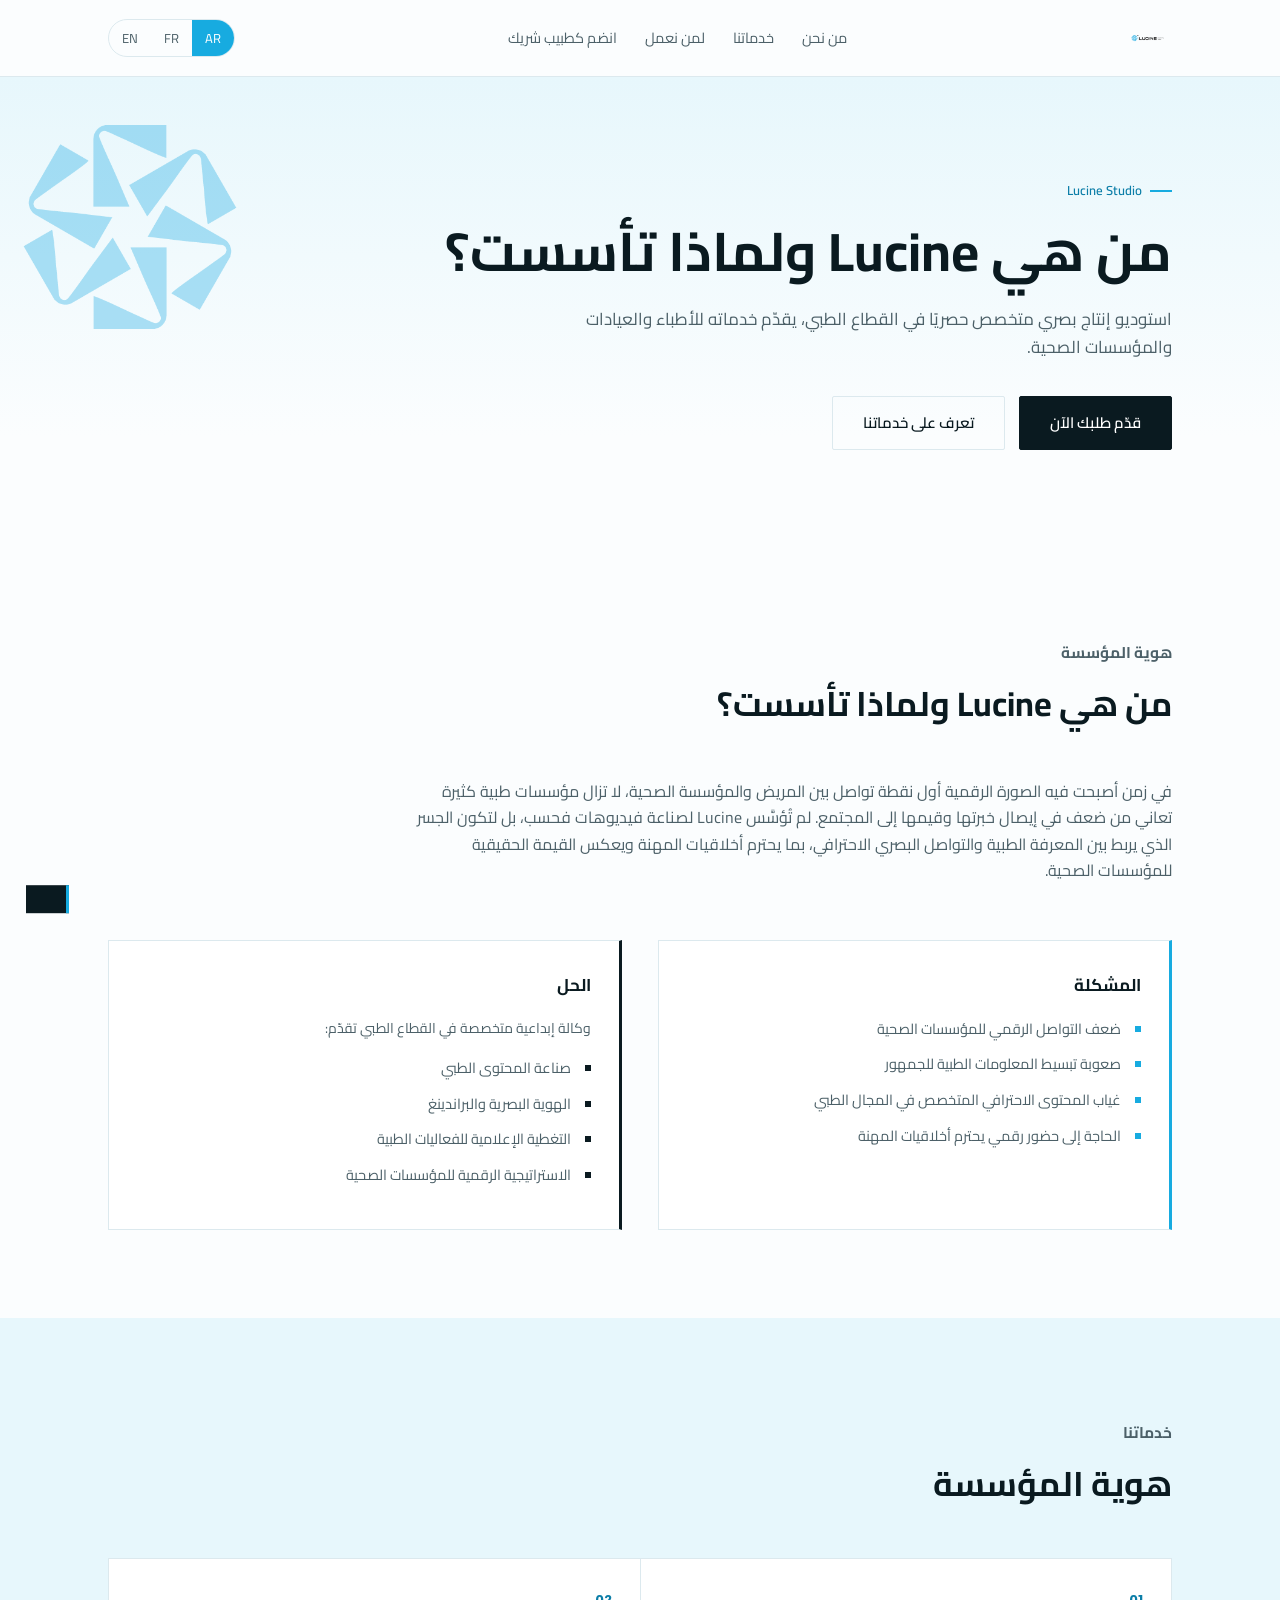
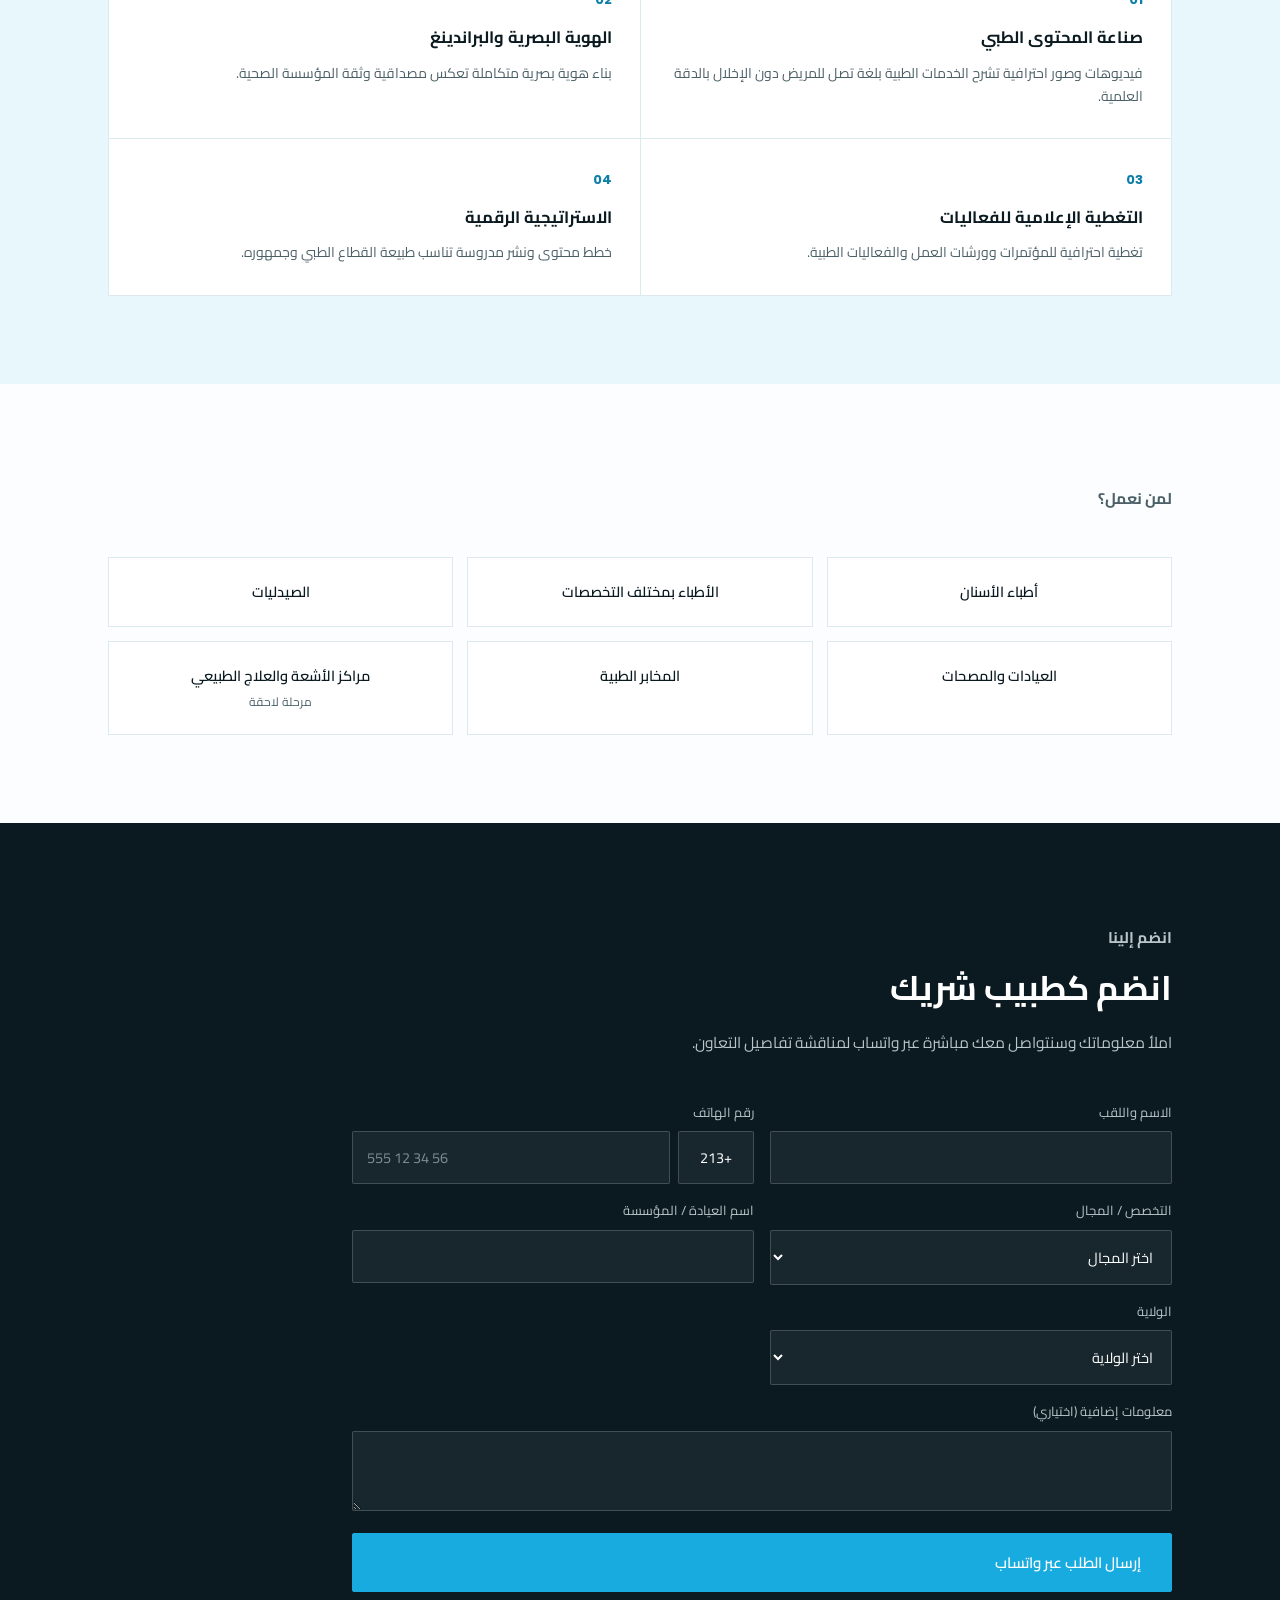
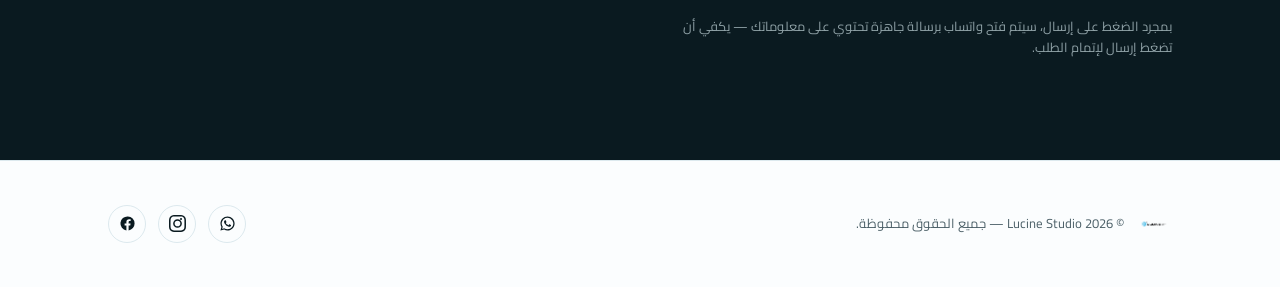
<file: index.html>
<!DOCTYPE html>
<html lang="ar" dir="rtl">
<head>
<meta charset="UTF-8">
<meta name="viewport" content="width=device-width, initial-scale=1.0">
<title>Lucine Studio — استوديو إنتاج بصري متخصص في القطاع الطبي</title>
<meta name="description" content="Lucine Studio: وكالة إبداعية متخصصة في صناعة المحتوى الطبي والهوية البصرية للمؤسسات الصحية.">
<link rel="icon" href="assets/logo-icon.png">
<link rel="preconnect" href="https://fonts.googleapis.com">
<link href="https://fonts.googleapis.com/css2?family=Cairo:wght@400;600;700&family=Poppins:wght@400;500;600&family=Inter:wght@400;500;600&display=swap" rel="stylesheet">
<link rel="stylesheet" href="css/style.css">
</head>
<body>

<header class="site-header">
  <div class="wrap">
    <a href="#top" class="brand">
      <img src="assets/logo-full.png" alt="Lucine Studio" class="brand-logo">
    </a>
    <nav class="main-nav">
      <a href="#about" data-i18n="nav_about"></a>
      <a href="#services" data-i18n="nav_services"></a>
      <a href="#audience" data-i18n="nav_audience"></a>
      <a href="#form" data-i18n="nav_form"></a>
    </nav>
    <div style="display:flex;align-items:center;gap:14px;">
      <div class="lang-switch" id="langSwitch">
        <button data-lang="ar">AR</button>
        <button data-lang="fr">FR</button>
        <button data-lang="en">EN</button>
      </div>
      <button class="nav-toggle" id="navToggle" aria-label="menu"><span></span><span></span><span></span></button>
    </div>
  </div>
</header>

<main id="top">

  <!-- HERO -->
  <section class="hero">
    <img class="hero-shape" id="heroGraphicImg" src="assets/logo-icon.png" alt="">
    <div class="wrap">
      <div class="eyebrow-mark">Lucine Studio</div>
      <h1 data-content="hero_title"></h1>
      <p class="lead" data-content="hero_lead"></p>
      <div class="hero-ctas">
        <a href="#form" class="btn" data-i18n="hero_cta_primary"></a>
        <a href="#services" class="btn ghost" data-i18n="hero_cta_secondary"></a>
      </div>
    </div>
  </section>

  <!-- ABOUT -->
  <section id="about">
    <div class="wrap">
      <div class="section-head">
        <p class="section-tag" data-content="about_title"></p>
        <h2 data-content="hero_title"></h2>
      </div>
      <p class="about-body" data-content="about_body"></p>

      <div class="split-cols">
        <div class="info-panel problem">
          <h3 data-i18n="problem_label"></h3>
          <ul id="problemList"></ul>
        </div>
        <div class="info-panel solution">
          <h3 data-i18n="solution_label"></h3>
          <p style="font-size:14px;color:var(--ink-soft);margin:0 0 16px;" data-content="solution_intro"></p>
          <ul id="solutionList"></ul>
        </div>
      </div>
    </div>
  </section>

  <!-- SERVICES -->
  <section id="services" style="background:var(--cyan-pale);">
    <div class="wrap">
      <div class="section-head">
        <p class="section-tag" data-i18n="services_tag"></p>
        <h2 data-content="about_title"></h2>
      </div>
      <div class="svc-grid" id="serviceGrid"></div>
    </div>
  </section>

  <!-- AUDIENCE -->
  <section id="audience">
    <div class="wrap">
      <div class="section-head">
        <p class="section-tag" data-i18n="audience_tag"></p>
      </div>
      <div class="aud-grid" id="audienceGrid"></div>
    </div>
  </section>

  <!-- FORM -->
  <section id="form" class="form-section">
    <div class="wrap">
      <div class="section-head">
        <p class="section-tag" data-i18n="form_tag"></p>
        <h2 data-content="form_title"></h2>
        <p data-content="form_lead"></p>
      </div>

      <form class="form-shell" id="doctorForm">
        <div class="field">
          <label data-i18n="form_name"></label>
          <input type="text" id="f_name" required>
        </div>
        <div class="field">
          <label data-i18n="form_phone"></label>
          <div class="phone-row">
            <input type="text" id="f_phone_code" class="phone-code" maxlength="5">
            <input type="tel" id="f_phone" required placeholder="555 12 34 56">
          </div>
        </div>
        <div class="field">
          <label data-i18n="form_domain"></label>
          <select id="f_domain"></select>
        </div>
        <div class="field" id="specialtyField" style="display:none;">
          <label data-i18n="form_specialty"></label>
          <select id="f_specialty"></select>
        </div>
        <div class="field">
          <label data-i18n="form_clinic"></label>
          <input type="text" id="f_clinic">
        </div>
        <div class="field">
          <label data-i18n="form_city"></label>
          <select id="f_city"></select>
        </div>
        <div class="field full">
          <label data-i18n="form_message"></label>
          <textarea id="f_message"></textarea>
        </div>
        <div class="field full">
          <button type="submit" class="btn" data-i18n="form_submit"></button>
          <p class="form-note" data-i18n="form_note"></p>
        </div>
      </form>
    </div>
  </section>

</main>

<footer>
  <div class="wrap footer-row">
    <div class="footer-brand">
      <img src="assets/logo-full.png" alt="Lucine Studio" class="brand-logo">
      <span class="footer-copy">© <span id="year"></span> Lucine Studio — <span data-i18n="footer_rights"></span></span>
    </div>
    <div class="social-row" id="socialRow">
      <a href="#" id="socialWhatsapp" target="_blank" rel="noopener" aria-label="WhatsApp">
        <svg viewBox="0 0 24 24"><path d="M12.04 2c-5.5 0-9.96 4.46-9.96 9.96 0 1.76.46 3.48 1.34 5L2 22l5.2-1.36a9.9 9.9 0 0 0 4.84 1.23h.01c5.5 0 9.96-4.46 9.96-9.96S17.55 2 12.04 2zm0 18.15h-.01a8.2 8.2 0 0 1-4.18-1.15l-.3-.18-3.1.81.83-3.02-.2-.31a8.18 8.18 0 1 1 6.96 3.85zm4.47-6.13c-.24-.12-1.44-.71-1.67-.79-.22-.08-.38-.12-.55.12-.16.24-.63.79-.77.95-.14.16-.28.18-.52.06-.24-.12-1.02-.38-1.94-1.2-.72-.64-1.2-1.43-1.34-1.67-.14-.24-.02-.37.11-.49.11-.11.24-.28.36-.42.12-.14.16-.24.24-.4.08-.16.04-.3-.02-.42-.06-.12-.55-1.33-.76-1.82-.2-.48-.4-.42-.55-.42h-.47c-.16 0-.42.06-.64.3-.22.24-.84.82-.84 2s.86 2.32.98 2.48c.12.16 1.7 2.6 4.13 3.64.58.25 1.03.4 1.38.51.58.18 1.11.16 1.53.1.47-.07 1.44-.59 1.64-1.15.2-.57.2-1.05.14-1.15-.06-.1-.22-.16-.46-.28z"/></svg>
      </a>
      <a href="#" id="socialInstagram" target="_blank" rel="noopener" aria-label="Instagram">
        <svg viewBox="0 0 24 24"><path d="M12 2.16c3.2 0 3.58.01 4.85.07 1.17.05 1.8.24 2.22.41.56.21.96.47 1.38.89.42.42.68.82.89 1.38.17.42.36 1.05.41 2.22.06 1.27.07 1.65.07 4.85s-.01 3.58-.07 4.85c-.05 1.17-.24 1.8-.41 2.22-.21.56-.47.96-.89 1.38-.42.42-.82.68-1.38.89-.42.17-1.05.36-2.22.41-1.27.06-1.64.07-4.85.07s-3.58-.01-4.85-.07c-1.17-.05-1.8-.24-2.22-.41-.56-.21-.96-.47-1.38-.89-.42-.42-.68-.82-.89-1.38-.17-.42-.36-1.05-.41-2.22-.06-1.27-.07-1.65-.07-4.85s.01-3.58.07-4.85c.05-1.17.24-1.8.41-2.22.21-.56.47-.96.89-1.38.42-.42.82-.68 1.38-.89.42-.17 1.05-.36 2.22-.41 1.27-.06 1.65-.07 4.85-.07zM12 0C8.74 0 8.33.01 7.05.07 5.78.13 4.9.33 4.14.63c-.79.31-1.46.72-2.13 1.38C1.35 2.68.94 3.35.63 4.14.33 4.9.14 5.78.07 7.05.01 8.33 0 8.74 0 12s.01 3.67.07 4.95c.06 1.27.26 2.15.56 2.91.31.79.72 1.46 1.38 2.13.66.66 1.34 1.07 2.13 1.38.76.3 1.64.5 2.91.56 1.28.06 1.69.07 4.95.07s3.67-.01 4.95-.07c1.27-.06 2.15-.26 2.91-.56.79-.31 1.46-.72 2.13-1.38.66-.66 1.07-1.34 1.38-2.13.3-.76.5-1.64.56-2.91.06-1.28.07-1.69.07-4.95s-.01-3.67-.07-4.95c-.06-1.27-.26-2.15-.56-2.91a5.9 5.9 0 0 0-1.38-2.13A5.9 5.9 0 0 0 19.86.63c-.76-.3-1.64-.5-2.91-.56C15.67.01 15.26 0 12 0zm0 5.84A6.16 6.16 0 1 0 12 18.16 6.16 6.16 0 0 0 12 5.84zm0 10.16a4 4 0 1 1 0-8 4 4 0 0 1 0 8zm6.41-10.4a1.44 1.44 0 1 1-2.88 0 1.44 1.44 0 0 1 2.88 0z"/></svg>
      </a>
      <a href="#" id="socialFacebook" target="_blank" rel="noopener" aria-label="Facebook">
        <svg viewBox="0 0 24 24"><path d="M22 12a10 10 0 1 0-11.56 9.88v-6.99H7.9V12h2.54V9.8c0-2.5 1.49-3.89 3.78-3.89 1.1 0 2.24.2 2.24.2v2.46h-1.26c-1.24 0-1.63.77-1.63 1.56V12h2.78l-.44 2.89h-2.34v6.99A10 10 0 0 0 22 12z"/></svg>
      </a>
    </div>
  </div>
</footer>

<div class="toast" id="toast"></div>

<script src="js/config.js"></script>
<script src="js/i18n.js"></script>
<script src="js/wilayas.js"></script>
<script src="js/main.js"></script>
</body>
</html>
</file>
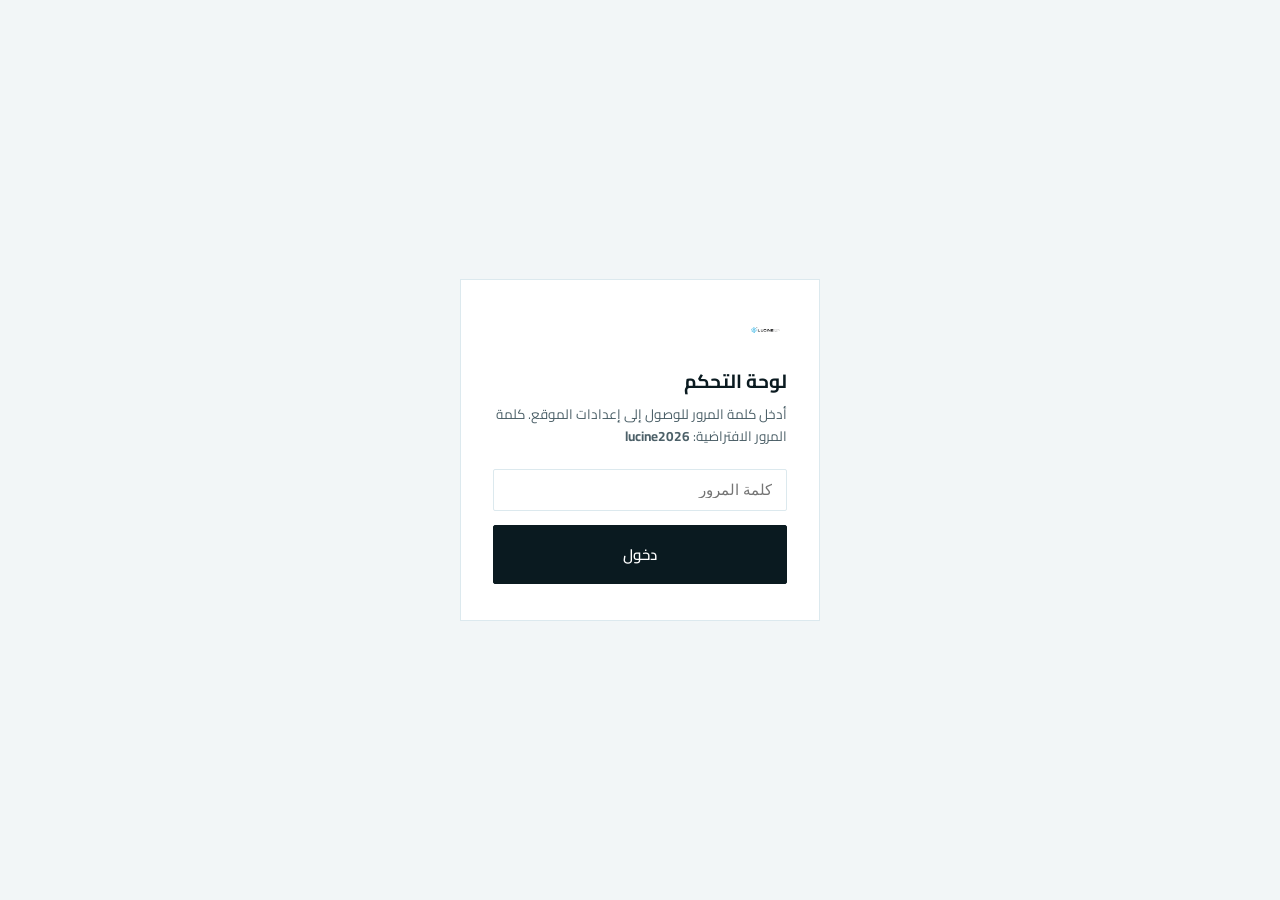
<file: admin.html>
<!DOCTYPE html>
<html lang="ar" dir="rtl">
<head>
<meta charset="UTF-8">
<meta name="viewport" content="width=device-width, initial-scale=1.0">
<title>لوحة تحكم — Lucine Studio</title>
<link rel="icon" href="assets/logo-icon.png">
<link rel="preconnect" href="https://fonts.googleapis.com">
<link href="https://fonts.googleapis.com/css2?family=Cairo:wght@400;600;700&family=Poppins:wght@400;500;600&family=Inter:wght@400;500;600&display=swap" rel="stylesheet">
<link rel="stylesheet" href="css/style.css">
<link rel="stylesheet" href="css/admin.css">
</head>
<body class="admin" style="font-family:var(--font-ar);">

<!-- LOGIN -->
<div class="login-shell" id="loginShell">
  <div class="login-card">
    <img src="assets/logo-full.png" alt="Lucine Studio">
    <h1>لوحة التحكم</h1>
    <p>أدخل كلمة المرور للوصول إلى إعدادات الموقع. كلمة المرور الافتراضية: <b>lucine2026</b></p>
    <p class="login-error" id="loginError">كلمة المرور غير صحيحة.</p>
    <input type="password" id="pwInput" placeholder="كلمة المرور">
    <button class="btn" id="loginBtn" style="width:100%;justify-content:center;">دخول</button>
  </div>
</div>

<!-- DASHBOARD -->
<div class="admin-shell" id="dashboard" style="display:none;">
  <aside class="admin-side">
    <div class="brand"><img src="assets/logo-full.png" alt="Lucine"></div>
    <nav id="sideNav">
      <a data-panel="panel-general" class="active">الإعدادات العامة</a>
      <a data-panel="panel-design">الهوية البصرية والخطوط</a>
      <a data-panel="panel-content">محتوى الصفحة</a>
      <a data-panel="panel-lists">الخدمات والفئات المستهدفة</a>
      <a data-panel="panel-export">النشر على GitHub</a>
    </nav>
    <a href="index.html" target="_blank" class="view-site">↗ معاينة الموقع</a>
    <div class="logout" id="logoutBtn">تسجيل الخروج</div>
  </aside>

  <main class="admin-main">

    <!-- GENERAL -->
    <section class="admin-panel active" id="panel-general">
      <h2>الإعدادات العامة</h2>
      <p class="hint">رقم واتساب لاستقبال طلبات الأطباء، وروابط حسابات التواصل الاجتماعي التي تظهر أسفل الموقع.</p>

      <div class="card">
        <h3>واتساب</h3>
        <div class="a-field">
          <label>رقم الواتساب (بالصيغة الدولية، أرقام فقط بدون +)</label>
          <input type="text" id="s_whatsapp" placeholder="213555000000">
          <small class="desc">مثال للجزائر: 213 ثم رقم الهاتف بدون الصفر الأول. هذا الرقم هو من تُرسل إليه طلبات الأطباء وتظهر عليه أيقونة واتساب في التذييل.</small>
        </div>
        <div class="a-field">
          <label>رمز الدولة الظاهر تلقائيًا في خانة الهاتف بالفورم</label>
          <input type="text" id="s_countrycode" placeholder="+213">
          <small class="desc">هذا هو الرمز الذي يظهر جاهزًا للطبيب الزائر عند فتح الفورم، بحيث يكتب رقمه مباشرة بعده.</small>
        </div>
      </div>

      <div class="card">
        <h3>روابط التواصل الاجتماعي</h3>
        <div class="grid2">
          <div class="a-field">
            <label>رابط انستغرام</label>
            <input type="text" id="s_instagram" placeholder="https://instagram.com/...">
          </div>
          <div class="a-field">
            <label>رابط فيسبوك</label>
            <input type="text" id="s_facebook" placeholder="https://facebook.com/...">
          </div>
        </div>
      </div>

      <div class="card">
        <h3>كلمة مرور لوحة التحكم</h3>
        <div class="a-field">
          <label>تغيير كلمة المرور</label>
          <input type="text" id="s_password" placeholder="كلمة المرور الجديدة">
          <small class="desc">هذه الحماية بسيطة (من طرف المتصفح) وتكفي لمنع الزوار العاديين من الوصول، لكنها ليست حماية أمنية حقيقية بما أن الموقع بدون خادم (Server). لا تستعمل هذا الرقم/كلمة المرور لبيانات حساسة.</small>
        </div>
      </div>
    </section>

    <!-- DESIGN -->
    <section class="admin-panel" id="panel-design">
      <h2>الهوية البصرية والخطوط</h2>
      <p class="hint">تحكم في ألوان الموقع، الخطوط المستعملة، واللوقوهات — أي تعديل هنا ينعكس فورًا على شكل الموقع بالكامل.</p>

      <div class="card">
        <h3>الألوان</h3>
        <div class="grid2">
          <div class="a-field">
            <label>اللون الأساسي (السماوي)</label>
            <input type="color" id="d_primary" style="height:44px;padding:4px;">
          </div>
          <div class="a-field">
            <label>لون النصوص الداكن</label>
            <input type="color" id="d_ink" style="height:44px;padding:4px;">
          </div>
        </div>
      </div>

      <div class="card">
        <h3>الخطوط</h3>
        <div class="grid2">
          <div class="a-field">
            <label>خط العناوين (لاتيني)</label>
            <select id="d_headingFont"></select>
          </div>
          <div class="a-field">
            <label>خط النصوص (لاتيني)</label>
            <select id="d_bodyFont"></select>
          </div>
        </div>
        <div class="a-field">
          <label>الخط العربي (للعناوين والنصوص عند اختيار اللغة العربية)</label>
          <select id="d_arabicFont"></select>
        </div>
      </div>

      <div class="card">
        <h3>اللوقو</h3>
        <div class="a-field">
          <label>اللوقو الكامل (يظهر في الهيدر والتذييل ولوحة التحكم)</label>
          <div style="display:flex;align-items:center;gap:16px;margin-bottom:8px;">
            <img id="d_logoPreview" src="assets/logo-full.png" style="height:34px;background:#0A1A20;padding:6px 10px;">
          </div>
          <input type="file" id="d_logoFile" accept="image/png,image/svg+xml">
          <small class="desc">يفضّل استعمال صورة PNG أو SVG بخلفية شفافة. اضغط "استعادة الافتراضي" لإرجاع لوقو Lucine الأصلي.</small>
          <button type="button" class="add-row-btn" id="d_logoReset" style="margin-top:10px;">استعادة اللوقو الافتراضي</button>
        </div>
        <div class="a-field">
          <label>لوقو الأيقونة فقط (يُستعمل كرسم خلفية في القسم الرئيسي)</label>
          <div style="display:flex;align-items:center;gap:16px;margin-bottom:8px;">
            <img id="d_iconPreview" src="assets/logo-icon.png" style="height:44px;background:#0A1A20;padding:6px;">
          </div>
          <input type="file" id="d_iconFile" accept="image/png,image/svg+xml">
          <button type="button" class="add-row-btn" id="d_iconReset" style="margin-top:10px;">استعادة الأيقونة الافتراضية</button>
        </div>
        <div class="a-field" style="display:flex;align-items:center;gap:10px;">
          <input type="checkbox" id="d_showHero" style="width:auto;">
          <label style="margin:0;">إظهار رسم اللوقو الخلفي في القسم الرئيسي (Hero)</label>
        </div>
      </div>
    </section>

    <!-- CONTENT -->
    <section class="admin-panel" id="panel-content">
      <h2>محتوى الصفحة</h2>
      <p class="hint">النصوص الرئيسية (العنوان، المقدمة، من نحن...) لكل لغة على حدة.</p>

      <div class="lang-tabs" id="contentLangTabs">
        <button data-lang="ar" class="active">العربية</button>
        <button data-lang="fr">Français</button>
        <button data-lang="en">English</button>
      </div>

      <div id="contentPanes"></div>
    </section>

    <!-- LISTS -->
    <section class="admin-panel" id="panel-lists">
      <h2>الخدمات والفئات المستهدفة</h2>
      <p class="hint">عدّل قوائم المشكلة/الحل والخدمات لكل لغة على حدة. أما الفئات المستهدفة والتخصصات الدقيقة فتُكتب بالثلاث لغات في نفس الوقت أدناه، حتى لا تحتاج للترجمة يدويًا بين التبويبات.</p>

      <div class="card">
        <h3>الفئات المستهدفة والتخصصات الدقيقة — الترجمة الثلاثية معًا</h3>
        <p class="hint" style="margin-bottom:16px;">لكل فئة اكتب الاسم بالعربية والفرنسية والإنجليزية معًا. إذا أضفت "تخصصات دقيقة" لفئة ما (مثل الأطباء بمختلف التخصصات)، فسيظهر للطبيب الزائر خيار إضافي تلقائيًا باللغة التي يتصفح بها الموقع.</p>
        <div id="audienceUnifiedRows"></div>
        <button type="button" class="add-row-btn" id="audienceAddCategory">+ إضافة فئة جديدة</button>
      </div>

      <div class="lang-tabs" id="listsLangTabs">
        <button data-lang="ar" class="active">العربية</button>
        <button data-lang="fr">Français</button>
        <button data-lang="en">English</button>
      </div>

      <div id="listsPanes"></div>
    </section>

    <!-- EXPORT -->
    <section class="admin-panel" id="panel-export">
      <h2>النشر على GitHub</h2>
      <p class="hint">
        التعديلات التي تحفظها هنا تُخزَّن في متصفحك فقط (تجربة محلية). لجعل التعديلات ظاهرة لكل زوار الموقع بشكل دائم،
        صدّر ملف الإعدادات أدناه واستبدل به الملف <code>js/config.js</code> في مشروعك على GitHub، ثم ارفع (push) التعديل.
      </p>
      <button class="btn ghost" id="exportBtn" style="margin-bottom:16px;">تجهيز ملف config.js للتصدير</button>
      <div class="export-box" id="exportBox" style="display:none;"></div>
      <button class="btn" id="downloadBtn" style="display:none;">تحميل config.js</button>
    </section>

    <div class="action-bar">
      <button class="btn" id="saveBtn">حفظ التعديلات (محليًا في هذا المتصفح)</button>
      <span class="save-note" id="saveNote"></span>
    </div>
  </main>
</div>

<script src="js/config.js"></script>
<script src="js/i18n.js"></script>
<script src="js/admin.js"></script>
</body>
</html>
</file>
<file: css/style.css>
/* ==========================================================================
   Lucine Studio — design tokens
   Palette pulled from the brand mark: cyan pinwheel + black wordmark
   ========================================================================== */
:root{
  --cyan:        #17ABE0;
  --cyan-dark:   #0C7EA8;
  --cyan-pale:   #E7F7FC;
  --ink:         #0A1A20;
  --ink-soft:    #4C6068;
  --paper:       #FBFDFE;
  --panel:       #FFFFFF;
  --line:        #DCE9EE;
  --radius:      2px;

  --font-ar: 'Cairo', 'Segoe UI', sans-serif;
  --font-head: 'Poppins', 'Cairo', sans-serif;
  --font-body: 'Inter', 'Cairo', sans-serif;
}

*{box-sizing:border-box;}
html{scroll-behavior:smooth;}
body{
  margin:0;
  background:var(--paper);
  color:var(--ink);
  font-family:var(--font-body);
  line-height:1.65;
  -webkit-font-smoothing:antialiased;
}
html[dir="rtl"] body{font-family:var(--font-ar);}
html[dir="rtl"] h1,html[dir="rtl"] h2,html[dir="rtl"] h3,html[dir="rtl"] .brand-word{
  font-family:var(--font-ar);
}

img{max-width:100%;display:block;}
a{color:inherit;text-decoration:none;}
ul{margin:0;padding:0;list-style:none;}
button{font-family:inherit;}

.wrap{max-width:1120px;margin:0 auto;padding:0 28px;}

/* -------------------------------------------------- header -------------- */
.site-header{
  position:sticky;top:0;z-index:50;
  background:rgba(251,253,254,.9);
  backdrop-filter:blur(8px);
  border-bottom:1px solid var(--line);
}
.site-header .wrap{
  display:flex;align-items:center;justify-content:space-between;
  height:76px;
}
.brand{display:flex;align-items:center;gap:10px;}
.brand img{height:32px;width:auto;}

.main-nav{display:flex;align-items:center;gap:28px;}
.main-nav a{font-size:14.5px;color:var(--ink-soft);transition:color .15s;}
.main-nav a:hover{color:var(--cyan-dark);}

.lang-switch{display:flex;border:1px solid var(--line);border-radius:999px;overflow:hidden;}
.lang-switch button{
  border:0;background:transparent;padding:6px 13px;font-size:13px;
  color:var(--ink-soft);cursor:pointer;transition:.15s;
}
.lang-switch button.active{background:var(--cyan);color:#fff;}

.nav-toggle{display:none;background:none;border:0;cursor:pointer;padding:6px;}
.nav-toggle span{display:block;width:22px;height:2px;background:var(--ink);margin:5px 0;}

/* -------------------------------------------------- hero ---------------- */
.hero{
  position:relative;
  overflow:hidden;
  padding:96px 0 88px;
  background:linear-gradient(180deg,var(--cyan-pale) 0%, var(--paper) 78%);
}
.hero-shape{
  position:absolute;top:-40px;
  inset-inline-end:-60px;
  width:380px;height:380px;
  object-fit:contain;
  opacity:.35;
  pointer-events:none;
}
html[dir="rtl"] .hero-shape{transform:scaleX(-1);}
.hero .wrap{position:relative;z-index:2;}
.eyebrow-mark{
  display:inline-flex;align-items:center;gap:8px;
  font-size:13px;color:var(--cyan-dark);font-weight:600;margin-bottom:18px;
}
.eyebrow-mark::before{content:"";width:22px;height:2px;background:var(--cyan);display:inline-block;}
.hero h1{
  font-family:var(--font-head);
  font-size:clamp(32px,4.6vw,54px);
  line-height:1.18;
  max-width:760px;
  margin:0 0 22px;
  font-weight:600;
  letter-spacing:-.01em;
}
html[dir="rtl"] .hero h1{font-weight:700;letter-spacing:0;}
.hero p.lead{
  max-width:600px;
  font-size:17px;
  color:var(--ink-soft);
  margin:0 0 34px;
}
.btn{
  display:inline-flex;align-items:center;gap:10px;
  padding:14px 30px;
  background:var(--ink);
  color:#fff;
  border-radius:var(--radius);
  font-size:15px;font-weight:600;
  border:1px solid var(--ink);
  cursor:pointer;transition:transform .15s, background .15s;
}
.btn:hover{background:var(--cyan-dark);border-color:var(--cyan-dark);transform:translateY(-1px);}
.btn.ghost{background:transparent;color:var(--ink);border:1px solid var(--line);}
.btn.ghost:hover{border-color:var(--cyan);color:var(--cyan-dark);background:transparent;}
.hero-ctas{display:flex;gap:14px;flex-wrap:wrap;}

/* -------------------------------------------------- section shell ------- */
section{padding:88px 0;}
.section-head{max-width:640px;margin-bottom:46px;}
.section-tag{font-size:13px;font-weight:700;color:var(--cyan-dark);margin:0 0 10px;}
.section-head h2{
  font-family:var(--font-head);
  font-size:clamp(24px,3vw,34px);
  margin:0;font-weight:600;
}
html[dir="rtl"] .section-head h2{font-weight:700;}
.section-head p{color:var(--ink-soft);margin-top:14px;font-size:15.5px;}

/* -------------------------------------------------- about --------------- */
.about-body{font-size:16px;color:var(--ink-soft);max-width:760px;margin-bottom:56px;}

.split-cols{display:grid;grid-template-columns:1fr 1fr;gap:36px;}
.info-panel{
  background:var(--panel);
  border:1px solid var(--line);
  border-inline-start:3px solid var(--cyan);
  padding:30px 28px;
}
.info-panel h3{margin:0 0 18px;font-size:17px;font-family:var(--font-head);font-weight:600;}
html[dir="rtl"] .info-panel h3{font-weight:700;}
.info-panel.solution{border-inline-start-color:var(--ink);}
.info-panel li{
  position:relative;
  padding-inline-start:20px;
  margin-bottom:12px;
  font-size:14.5px;
  color:var(--ink-soft);
}
.info-panel li::before{
  content:"";position:absolute;inset-inline-start:0;top:9px;
  width:6px;height:6px;background:var(--cyan);
}
.info-panel.solution li::before{background:var(--ink);}

/* -------------------------------------------------- services ------------ */
.svc-grid{display:grid;grid-template-columns:repeat(2,1fr);gap:1px;background:var(--line);border:1px solid var(--line);}
.svc-card{background:var(--panel);padding:30px 28px;}
.svc-num{font-family:var(--font-head);font-size:13px;color:var(--cyan-dark);font-weight:700;margin-bottom:14px;display:block;}
.svc-card h3{margin:0 0 10px;font-size:16.5px;font-family:var(--font-head);font-weight:600;}
html[dir="rtl"] .svc-card h3{font-weight:700;}
.svc-card p{margin:0;font-size:14px;color:var(--ink-soft);}

/* -------------------------------------------------- audience ------------ */
.aud-grid{display:grid;grid-template-columns:repeat(3,1fr);gap:14px;}
.aud-card{
  border:1px solid var(--line);background:var(--panel);
  padding:22px 18px;text-align:center;font-size:14.5px;font-weight:600;
  transition:border-color .15s, transform .15s;
}
.aud-card:hover{border-color:var(--cyan);transform:translateY(-2px);}
.aud-card small{display:block;margin-top:4px;font-weight:400;color:var(--ink-soft);font-size:12px;}

/* -------------------------------------------------- form ----------------- */
.form-section{background:var(--ink);color:#fff;}
.form-section .section-tag{color:var(--cyan);}
.form-section .section-head p{color:#B8C6CA;}
.form-shell{
  display:grid;grid-template-columns:1fr 1fr;gap:16px;
  max-width:820px;
}
.field{display:flex;flex-direction:column;gap:8px;}
.field.full{grid-column:1/-1;}
.field label{font-size:13px;color:#B8C6CA;}
.field input,.field select,.field textarea{
  background:rgba(255,255,255,.06);
  border:1px solid rgba(255,255,255,.18);
  color:#fff;
  padding:12px 14px;
  font-size:14.5px;
  border-radius:var(--radius);
  font-family:inherit;
}
.field input::placeholder,.field textarea::placeholder{color:#7C8D92;}
.field input:focus,.field select:focus,.field textarea:focus{
  outline:2px solid var(--cyan);outline-offset:1px;border-color:var(--cyan);
}
.field select option{color:#0A1A20;}
.phone-row{display:flex;gap:8px;}
.phone-row .phone-code{
  width:76px;flex-shrink:0;text-align:center;
}
.phone-row input[type="tel"]{flex:1;}
.form-note{font-size:13px;color:#8FA1A6;margin-top:16px;max-width:520px;}
.form-shell .btn{margin-top:6px;background:var(--cyan);border-color:var(--cyan);}
.form-shell .btn:hover{background:var(--cyan-dark);border-color:var(--cyan-dark);}

/* -------------------------------------------------- footer --------------- */
footer{border-top:1px solid var(--line);padding:44px 0;}
.footer-row{display:flex;align-items:center;justify-content:space-between;flex-wrap:wrap;gap:18px;}
.footer-brand{display:flex;align-items:center;gap:10px;}
.footer-brand img{height:24px;}
.footer-copy{font-size:13px;color:var(--ink-soft);}
.social-row{display:flex;gap:12px;}
.social-row a{
  width:38px;height:38px;border:1px solid var(--line);
  display:flex;align-items:center;justify-content:center;
  transition:.15s;border-radius:50%;
}
.social-row a:hover{border-color:var(--cyan);background:var(--cyan-pale);}
.social-row svg{width:17px;height:17px;fill:var(--ink);}

/* -------------------------------------------------- toast ---------------- */
.toast{
  position:fixed;bottom:26px;inset-inline-end:26px;z-index:200;
  background:var(--ink);color:#fff;padding:14px 20px;font-size:14px;
  border-inline-start:3px solid var(--cyan);
  transform:translateY(140%);transition:transform .25s ease;
}
.toast.show{transform:translateY(0);}

/* -------------------------------------------------- responsive ----------- */
@media (max-width:860px){
  .main-nav{display:none;}
  .nav-toggle{display:block;}
  .split-cols{grid-template-columns:1fr;}
  .svc-grid{grid-template-columns:1fr;}
  .aud-grid{grid-template-columns:repeat(2,1fr);}
  .form-shell{grid-template-columns:1fr;}
  .hero-shape{width:280px;height:280px;top:-30px;}
}
@media (prefers-reduced-motion: reduce){
  *{transition:none !important;scroll-behavior:auto !important;}
}
</file>
<file: css/admin.css>
body.admin{
  font-family:var(--font-body);
  background:#F2F6F7;
  min-height:100vh;
}

/* ---- login screen ---- */
.login-shell{
  min-height:100vh;display:flex;align-items:center;justify-content:center;
  padding:20px;
}
.login-card{
  width:100%;max-width:360px;background:#fff;border:1px solid var(--line);
  padding:36px 32px;
}
.login-card img{height:28px;margin-bottom:22px;}
.login-card h1{font-size:19px;margin:0 0 6px;font-family:var(--font-head);}
.login-card p{font-size:13.5px;color:var(--ink-soft);margin:0 0 22px;}
.login-card input{
  width:100%;padding:12px 14px;border:1px solid var(--line);margin-bottom:14px;
  font-size:14.5px;border-radius:var(--radius);
}
.login-error{color:#C0392B;font-size:13px;margin-bottom:10px;display:none;}
.login-error.show{display:block;}

/* ---- dashboard shell ---- */
.admin-shell{display:flex;min-height:100vh;}
.admin-side{
  width:230px;flex-shrink:0;background:var(--ink);color:#fff;
  padding:26px 20px;position:sticky;top:0;height:100vh;
}
.admin-side .brand{margin-bottom:34px;}
.admin-side .brand img{height:24px;}
.admin-side nav a{
  display:block;padding:11px 12px;font-size:14px;color:#B8C6CA;
  border-inline-start:2px solid transparent;margin-bottom:4px;cursor:pointer;
}
.admin-side nav a.active,.admin-side nav a:hover{color:#fff;border-inline-start-color:var(--cyan);background:rgba(255,255,255,.05);}
.admin-side .logout{
  margin-top:40px;font-size:13px;color:#8FA1A6;cursor:pointer;
}
.admin-side .view-site{display:block;margin-top:14px;font-size:13px;color:var(--cyan);}

.admin-main{flex:1;padding:36px 42px;max-width:900px;}
.admin-panel{display:none;}
.admin-panel.active{display:block;}
.admin-panel h2{font-family:var(--font-head);font-size:22px;margin:0 0 6px;}
.admin-panel > p.hint{color:var(--ink-soft);font-size:13.5px;margin:0 0 28px;max-width:560px;}

.card{background:#fff;border:1px solid var(--line);padding:26px 26px 8px;margin-bottom:22px;}
.card h3{font-size:14px;margin:0 0 18px;color:var(--ink-soft);text-transform:none;font-weight:600;}
.grid2{display:grid;grid-template-columns:1fr 1fr;gap:16px;}
.a-field{margin-bottom:18px;}
.a-field label{display:block;font-size:13px;color:var(--ink-soft);margin-bottom:6px;}
.a-field input,.a-field textarea,.a-field select{
  width:100%;padding:11px 13px;border:1px solid var(--line);font-size:14px;
  border-radius:var(--radius);font-family:inherit;background:#FBFDFE;
}
.a-field textarea{min-height:80px;resize:vertical;}
.a-field small.desc{display:block;color:#8FA1A6;font-size:12px;margin-top:5px;}

.lang-tabs{display:flex;gap:2px;margin-bottom:18px;}
.lang-tabs button{
  padding:8px 16px;border:1px solid var(--line);background:#fff;font-size:13px;cursor:pointer;
}
.lang-tabs button.active{background:var(--ink);color:#fff;border-color:var(--ink);}
.lang-pane{display:none;}
.lang-pane.active{display:block;}

.list-editor .row{display:flex;gap:10px;margin-bottom:10px;align-items:flex-start;}

.grid3{display:grid;grid-template-columns:1fr 1fr 1fr;gap:10px;}
.aud-block{
  border:1px solid var(--line);background:#FBFDFE;padding:16px;margin-bottom:14px;
}
.aud-block .lang-caption{display:grid;grid-template-columns:1fr 1fr 1fr;gap:10px;margin-bottom:4px;}
.aud-block .lang-caption span{font-size:11px;color:#8FA1A6;}
.aud-block-head{display:flex;gap:10px;align-items:flex-start;margin-bottom:10px;}
.aud-block-head .grid3{flex:1;}
.aud-block-head button, .sub-row button{
  border:1px solid var(--line);background:#fff;width:38px;height:38px;flex-shrink:0;
  cursor:pointer;font-size:16px;color:#C0392B;
}
.aud-note-row{margin-bottom:12px;}
.sub-list{margin-inline-start:0;border-inline-start:2px solid var(--cyan-pale, #E7F7FC);padding-inline-start:12px;}
.sub-row{display:flex;gap:10px;margin-bottom:8px;align-items:center;}
.sub-row .grid3{flex:1;}
.sub-add-btn{
  border:1px dashed var(--line);background:transparent;padding:7px 14px;
  font-size:12.5px;cursor:pointer;color:var(--ink-soft);margin-top:4px;
}
.sub-add-btn:hover{border-color:var(--cyan);color:var(--cyan-dark);}
.aud-block-label{font-size:12px;color:var(--ink-soft);margin:10px 0 6px;font-weight:600;}

.list-editor .row input{flex:1;}
.list-editor .row button{
  border:1px solid var(--line);background:#fff;width:38px;height:38px;flex-shrink:0;
  cursor:pointer;font-size:16px;color:#C0392B;
}
.add-row-btn{
  border:1px dashed var(--line);background:transparent;padding:9px 16px;
  font-size:13px;cursor:pointer;color:var(--ink-soft);margin-bottom:20px;
}
.add-row-btn:hover{border-color:var(--cyan);color:var(--cyan-dark);}

.action-bar{
  position:sticky;bottom:0;background:#F2F6F7;padding:16px 0;
  display:flex;gap:12px;align-items:center;border-top:1px solid var(--line);margin-top:10px;
}
.save-note{font-size:13px;color:var(--ink-soft);}
.save-note.ok{color:#1B8A5A;}

.export-box{background:#0A1A20;color:#fff;padding:16px 18px;font-size:12.5px;
  font-family:monospace;overflow:auto;max-height:260px;white-space:pre-wrap;margin-bottom:14px;}

@media (max-width:820px){
  .admin-shell{flex-direction:column;}
  .admin-side{width:100%;height:auto;position:relative;}
  .grid2{grid-template-columns:1fr;}
}
</file>
